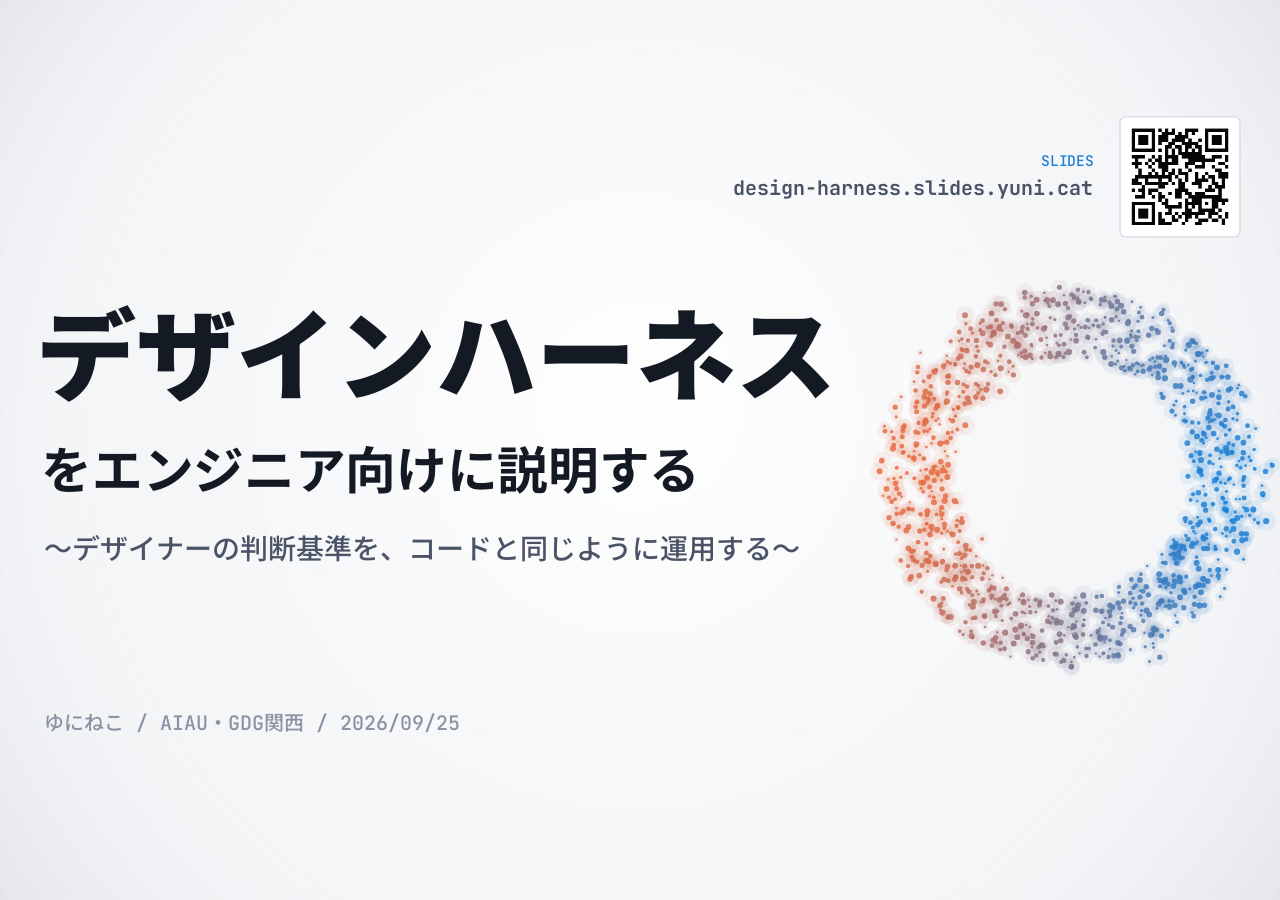
<file: design-harness/index.html>
<!doctype html>
<html lang="ja">
<head>
<meta charset="utf-8">
<meta name="viewport" content="width=device-width, initial-scale=1">
<title>デザインハーネス for Engineers</title>
<link rel="preconnect" href="https://fonts.googleapis.com">
<link rel="preconnect" href="https://fonts.gstatic.com" crossorigin>
<link href="https://fonts.googleapis.com/css2?family=Inter:wght@400;500;700;800&family=JetBrains+Mono:wght@400;700&family=Noto+Sans+JP:wght@400;500;700;900&display=swap" rel="stylesheet">
<link rel="stylesheet" href="../engine/engine.css">
<script>
  // engine-core.js より前に定義する。色・フォントはエンジンの既定（ライトテーマ / Inter + JetBrains Mono）のまま
  window.ENGINE_THEME = {
    chapters: ['イントロ', '背景', '動機', '事例: LayerX', 'ハーネスの作り方', 'スキル紹介', '使った結果', 'まとめ'],
  };
</script>
</head>
<body>
<canvas id="stage" aria-label="デザインハーネスをエンジニア向けに説明する（モーショングラフィックス・プレゼンテーション）"></canvas>
<script src="../engine/engine-core.js"></script>
<script src="../engine/kit.js"></script>
<script src="scenes-1.js"></script>
<script src="scenes-2.js"></script>
<script src="scenes-arch.js"></script>
<script src="scenes-3.js"></script>
<script src="../engine/engine-run.js"></script>
</body>
</html>
</file>
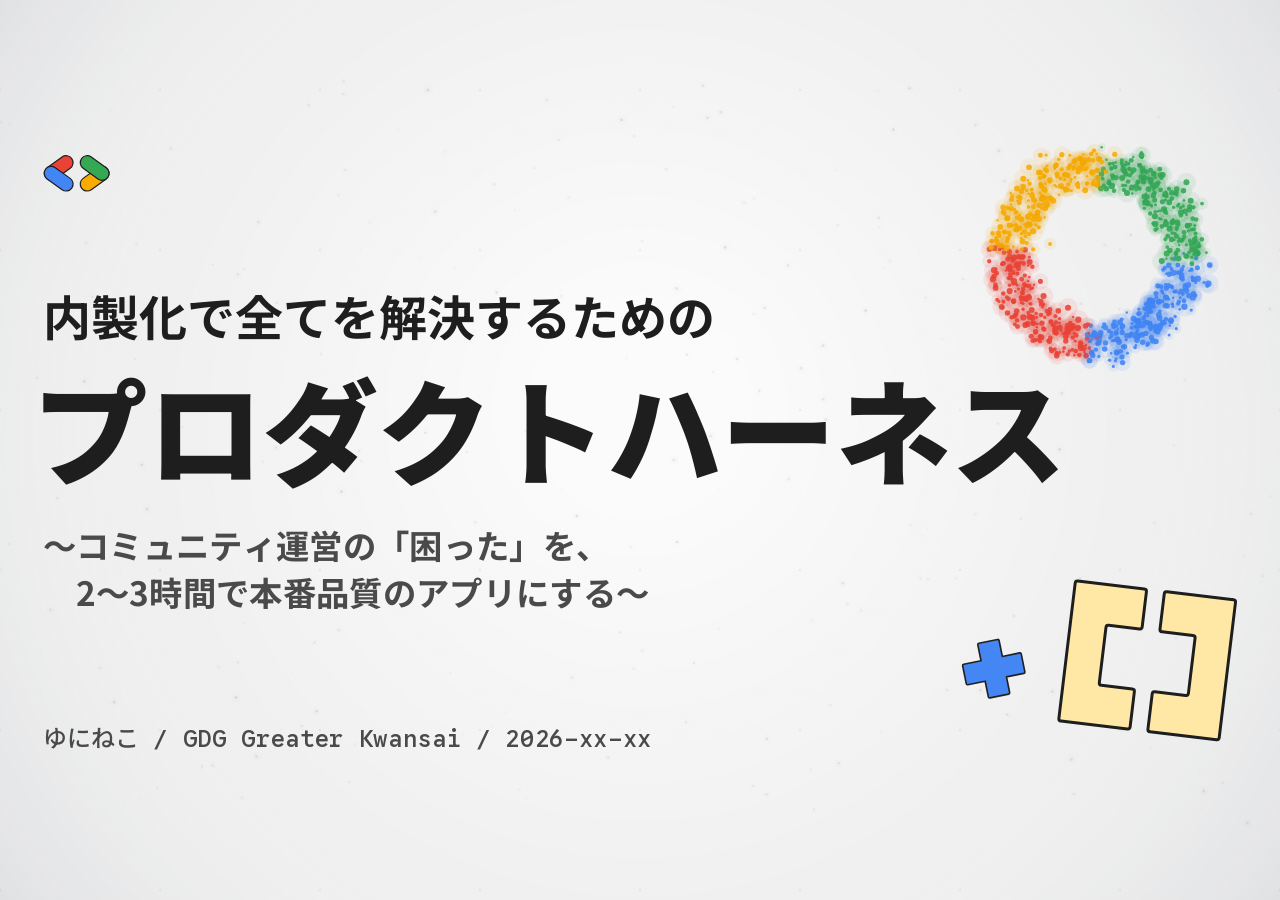
<file: product-harness/index.html>
<!doctype html>
<html lang="ja">
<head>
<meta charset="utf-8">
<meta name="viewport" content="width=device-width, initial-scale=1">
<title>プロダクトハーネス</title>
<link rel="preconnect" href="https://fonts.googleapis.com">
<link rel="preconnect" href="https://fonts.gstatic.com" crossorigin>
<link href="https://fonts.googleapis.com/css2?family=Google+Sans+Flex:wght@400;500;700;800;900&family=Google+Sans+Code:wght@400;700&family=Noto+Sans+JP:wght@400;500;700;900&display=swap" rel="stylesheet">
<link rel="stylesheet" href="../engine/engine.css">
<style>
  /* ノート・ヘルプは影のない黒い枠線（GDG のフラットな線画に合わせる） */
  :root { --ui-bg: rgba(255, 255, 255, 0.96); --ui-border: 2px solid var(--ink); --ui-shadow: none; --ui-blur: none; --ui-muted: #6b6b6b; }
</style>
<script>
  // engine-core.js より前に読み込む。GDG のパレット（Off White 地・Black 02 の文字）に合わせる
  window.ENGINE_THEME = {
    col: {
      bg: '#f0f0f0', ink: '#1e1e1e', ink2: '#4a4a4a', ink3: '#8a8a8a', line: '#d3d3d3',
      panel: '#ffffff', panel2: '#f7f7f7', code: '#fafafa', warmBg: '#f8d8d8',
      warm: '#ea4335', cool: '#4285f4', green: '#34a853', red: '#ea4335',
      yellow: '#f9ab00', gray: '#8a8a8a', violet: '#4285f4',
      // 小さい文字に使う濃いめの色（白地でのコントラスト確保）
      blueInk: '#1967d2', greenInk: '#188038', redInk: '#c5221f', yellowInk: '#a86a00',
      pBlue: '#c3ecf6', pGreen: '#ccf6c5', pYellow: '#ffe7a5', pRed: '#f8d8d8', onDark: '#bdbdbd',
    },
    fs: '"Google Sans Flex","Noto Sans JP","Hiragino Sans","Hiragino Kaku Gothic ProN","Yu Gothic",sans-serif',
    fm: '"Google Sans Code","JetBrains Mono",Menlo,Consolas,"Noto Sans JP",monospace',
    fonts: [['Google Sans Flex', [400, 500, 700, 800, 900]], ['Google Sans Code', [400, 700]]],
    // kit.js の既定値の上書き（見出しを少し小さく、カードの文字を大きく）
    kit: { heading: { y: 32, size: 56 }, cardSize: 30, iconTint: 0.16 },
    chapters: ['イントロ', '背景', '主張と全体像', '軸① 認証認可基盤', '軸② デザインシステム', '軸③ ハーネス', '土台と伏線回収', '実践の急所', 'まとめ', 'お知らせ'],
  };
</script>
</head>
<body>
<canvas id="stage" aria-label="内製化で全てを解決するためのプロダクトハーネス（モーショングラフィックス・プレゼンテーション）"></canvas>
<script src="../engine/engine-core.js"></script>
<script src="../engine/kit.js"></script>
<script src="scenes-intro.js"></script>
<script src="scenes-map.js"></script>
<script src="scenes-axes.js"></script>
<script src="scenes-outro.js"></script>
<script src="../engine/engine-run.js"></script>
</body>
</html>
</file>
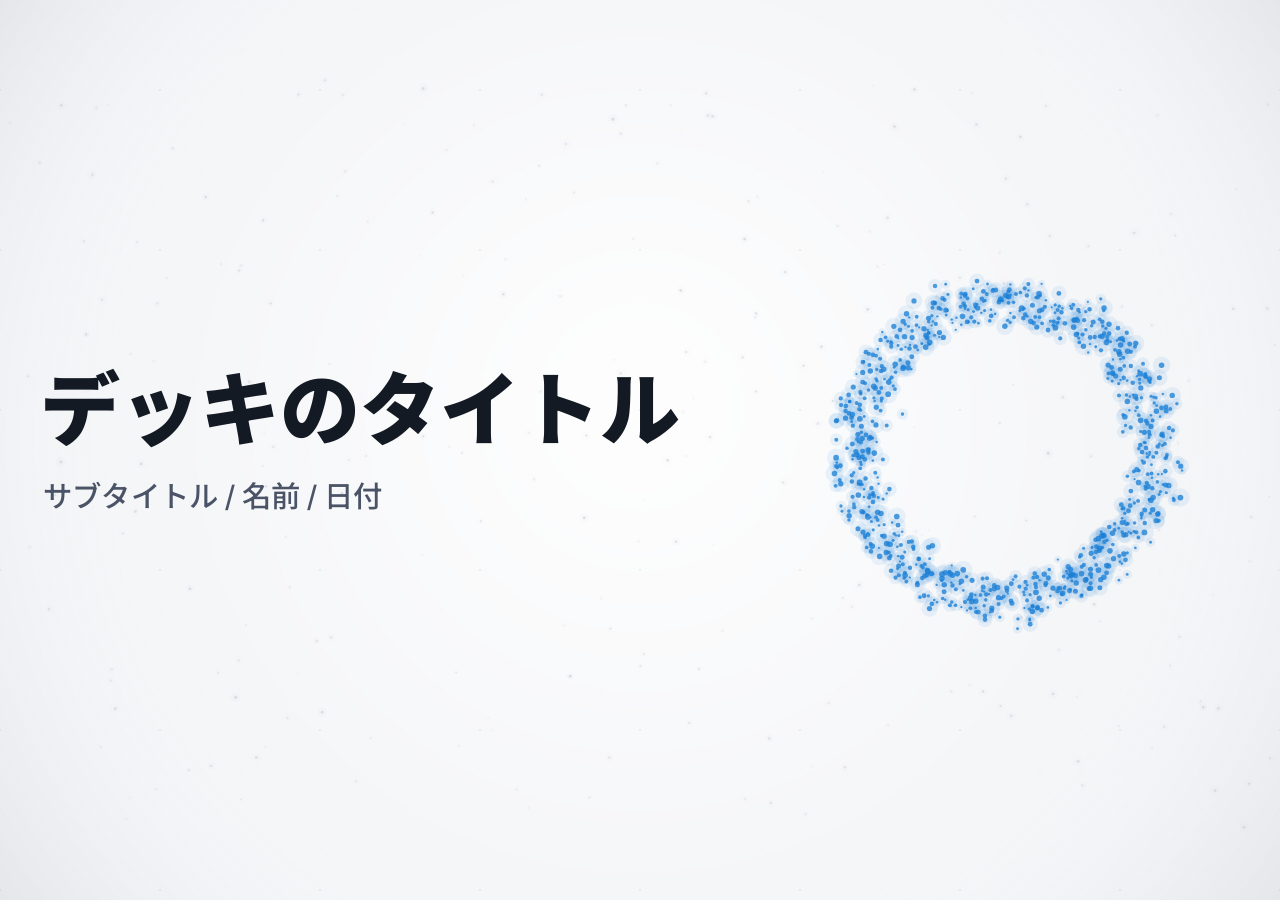
<file: template/index.html>
<!doctype html>
<html lang="ja">
<head>
<meta charset="utf-8">
<meta name="viewport" content="width=device-width, initial-scale=1">
<title>新しいデッキ</title>
<link rel="preconnect" href="https://fonts.googleapis.com">
<link rel="preconnect" href="https://fonts.gstatic.com" crossorigin>
<link href="https://fonts.googleapis.com/css2?family=Inter:wght@400;500;700;800&family=JetBrains+Mono:wght@400;700&family=Noto+Sans+JP:wght@400;500;700;900&display=swap" rel="stylesheet">
<link rel="stylesheet" href="../engine/engine.css">
<script>
  // engine-core.js より前に定義する。省略した項目はエンジンの既定値（engine/README.md）
  window.ENGINE_THEME = {
    chapters: ['イントロ', '本題', 'まとめ'],
  };
</script>
</head>
<body>
<canvas id="stage" aria-label="新しいデッキ（モーショングラフィックス・プレゼンテーション）"></canvas>
<script src="../engine/engine-core.js"></script>
<script src="../engine/kit.js"></script>
<script src="scenes.js"></script>
<script src="../engine/engine-run.js"></script>
</body>
</html>
</file>
<file: engine/engine.css>
/* =========================================================================
 * engine.css — ステージ・スピーカーノート・ヘルプの共通スタイル
 * 色とフォントは engine-core.js が COL / FM から CSS 変数へ流し込む。
 * デッキ固有の見た目は index.html の <style> で --ui-* を上書きする。
 * ========================================================================= */
:root {
  color-scheme: light;
  --bg: #f5f6f8; --ink: #141a24; --ink2: #4a5466; --ink3: #8a93a3; --line: #d6dce5;
  --fm: "JetBrains Mono", Menlo, monospace;
  --ui-bg: rgba(255, 255, 255, 0.95);
  --ui-border: 1px solid var(--line);
  --ui-shadow: 0 10px 32px rgba(20, 26, 36, 0.12);
  --ui-blur: blur(8px);
  --ui-muted: var(--ink3);
}
html, body { margin: 0; height: 100%; background: var(--bg); overflow: hidden; }
#stage { display: block; width: 100vw; height: 100vh; cursor: none; }
body.pointer #stage { cursor: default; }
#notes {
  position: fixed; left: 50%; bottom: 28px; transform: translateX(-50%);
  width: min(1100px, calc(100vw - 32px)); box-sizing: border-box;
  padding: 18px 22px; border-radius: 14px;
  background: var(--ui-bg); border: var(--ui-border); box-shadow: var(--ui-shadow);
  color: var(--ink); font: 16px/1.7 "Noto Sans JP", "Hiragino Sans", sans-serif;
  display: none; backdrop-filter: var(--ui-blur);
}
#notes.on { display: block; }
#notes .meta { font: 12px var(--fm); color: var(--ui-muted); margin-bottom: 6px; display: flex; justify-content: space-between; gap: 16px; }
#help {
  position: fixed; right: 16px; top: 16px; padding: 12px 16px; border-radius: 10px;
  background: var(--ui-bg); border: var(--ui-border); box-shadow: var(--ui-shadow); color: var(--ink2);
  font: 12px/1.9 var(--fm); display: none;
}
#help.on { display: block; }
#help b { color: var(--ink); font-weight: 700; }
</file>
